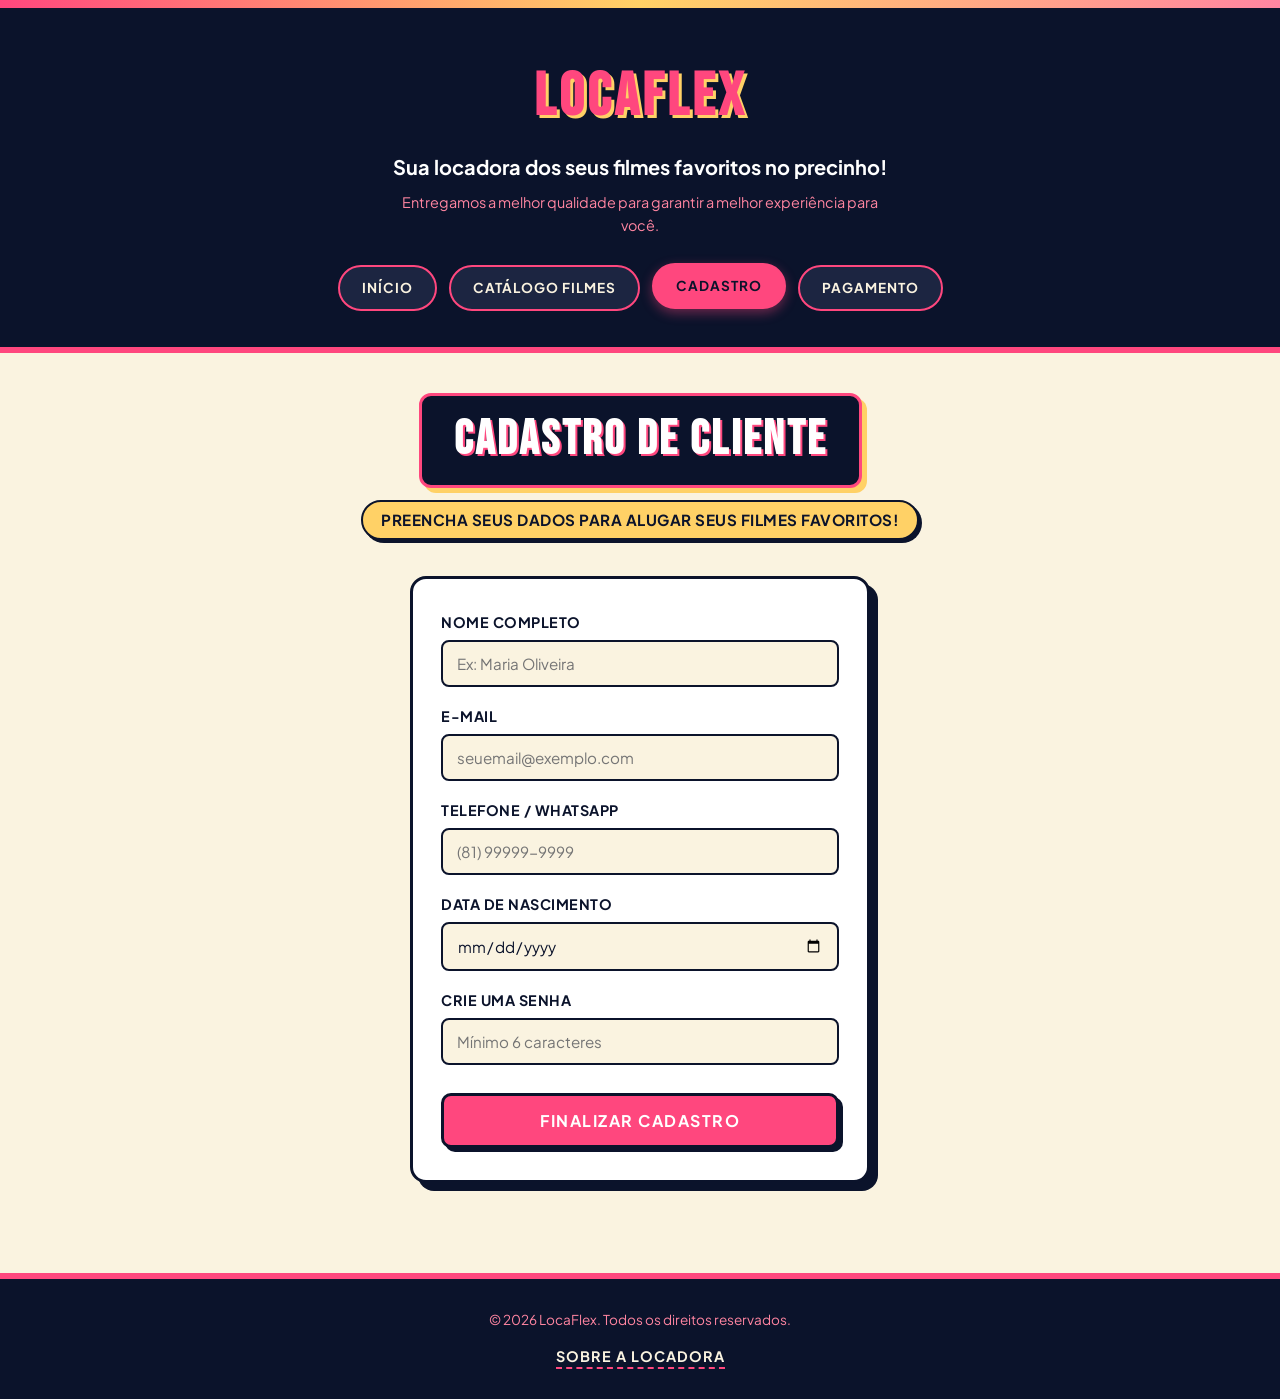
<file: estruturalocadora/cadastrocliente.html>
<!DOCTYPE html>
<html lang="pt-br">
<head>
    <meta charset="UTF-8">
    <meta name="viewport" content="width=device-width, initial-scale=1.0">
    <title>Cadastro de Cliente - LocaFlex</title>
    <link rel="stylesheet" href="indexStyle.css">
</head>
<body>
    <header>
        <h1>LocaFlex</h1>
        <h1>Sua locadora dos seus filmes favoritos no precinho!</h1>
        <h6>Entregamos a melhor qualidade para garantir a melhor experiência para você.</h6>
    
        <nav>
            <a href="index.html">Início</a>
            <a href="catalogo.html">Catálogo Filmes</a>
            <a href="cadastrocliente.html" class="ativo">Cadastro</a>
            <a href="simuladorpagamentos.html">Pagamento</a>
        </nav>    
    </header>

    <main>
        <h2>Cadastro de Cliente</h2>
        <h4>Preencha seus dados para alugar seus filmes favoritos!</h4>

        <form class="form-cadastro" action="#" method="post">
            <div class="campo">
                <label for="nome">Nome Completo</label>
                <input type="text" id="nome" name="nome" placeholder="Ex: Maria Oliveira" required>
            </div>

            <div class="campo">
                <label for="email">E-mail</label>
                <input type="email" id="email" name="email" placeholder="seuemail@exemplo.com" required>
            </div>

            <div class="campo">
                <label for="telefone">Telefone / WhatsApp</label>
                <input type="tel" id="telefone" name="telefone" placeholder="(81) 99999-9999" required>
            </div>

            <div class="campo">
                <label for="nascimento">Data de Nascimento</label>
                <input type="date" id="nascimento" name="nascimento" required>
            </div>

            <div class="campo">
                <label for="senha">Crie uma Senha</label>
                <input type="password" id="senha" name="senha" placeholder="Mínimo 6 caracteres" required>
            </div>

            <button type="submit" class="btn-cadastrar">Finalizar Cadastro</button>
            <script>
                document.querySelector('.form-cadastro').addEventListener('submit', function(e) {
                    e.preventDefault();
                    alert("Cadastro realizado com sucesso! Agora você pode alugar seus filmes favoritos.");
                    this.reset();
                });
            </script>
        </form>
    </main>

    <footer>
        <p>&copy; 2026 LocaFlex. Todos os direitos reservados.</p>
        <nav>
            <a href="sobre.html">Sobre a Locadora</a>
        </nav>
    </footer>
</body>
</html>
</file>
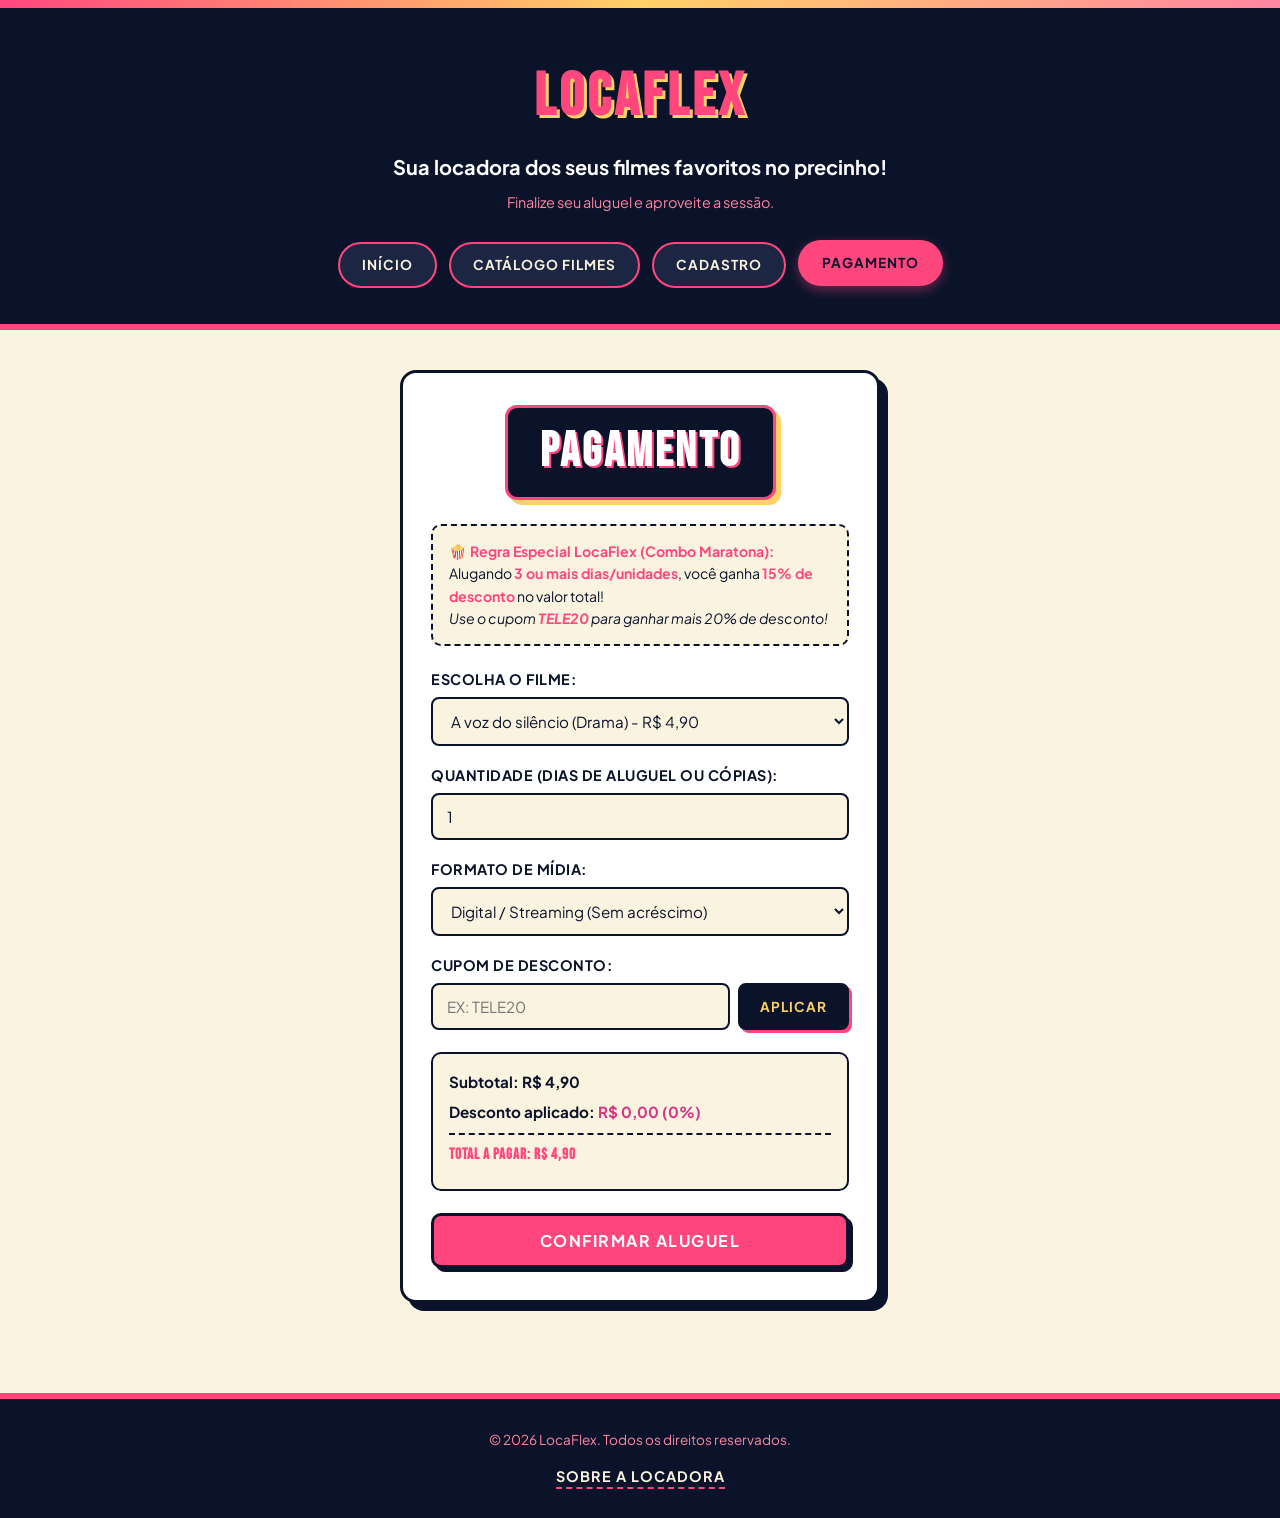
<file: estruturalocadora/simuladorpagamentos.html>
<!DOCTYPE html>
<html lang="pt-br">
<head>
    <meta charset="UTF-8">
    <meta name="viewport" content="width=device-width, initial-scale=1.0">
    <title>Pagamento - LocaFlex</title>
    <link rel="stylesheet" href="simuladorpagamentoStyle.css">
</head>
<body>
    <header>
        <h1>LocaFlex</h1>
        <h1>Sua locadora dos seus filmes favoritos no precinho!</h1>
        <h6>Finalize seu aluguel e aproveite a sessão.</h6>
    
        <nav>
            <a href="index.html">Início</a>
            <a href="catalogo.html">Catálogo Filmes</a>
            <a href="cadastrocliente.html">Cadastro</a>
            <a href="simuladorpagamentos.html" class="ativo">Pagamento</a>
        </nav>    
    </header>

    <main>
        <div class="caixa-pagamento">
            <h2>Pagamento</h2>

            <div class="regra-especial">
                <strong>🍿 Regra Especial LocaFlex (Combo Maratona):</strong><br>
                Alugando <strong>3 ou mais dias/unidades</strong>, você ganha <strong>15% de desconto</strong> no valor total!<br>
                <em>Use o cupom <strong>TELE20</strong> para ganhar mais 20% de desconto!</em>
            </div>

            <div class="campo-form">
                <label for="filme">Escolha o Filme:</label>
                <select id="filme" onchange="calcularTotal()">
                    <option value="voz-do-silencio" data-preco="4.90" data-categoria="drama">A voz do silêncio (Drama) - R$ 4,90</option>
                    <option value="jovens-bruxas" data-preco="4.90" data-categoria="terror">Jovens Bruxas (Terror) - R$ 4,90</option>
                    <option value="festa-no-ceu" data-preco="4.90" data-categoria="animacao">Festa no céu (Animação) - R$ 4,90</option>
                    <option value="edward-maos-de-tesoura" data-preco="4.90" data-categoria="classico">Edward mãos de tesoura (Clássico) - R$ 4,90</option>
                    <option value="coraline-e-o-mundo-secreto" data-preco="4.90" data-categoria="classico">Coraline e o mundo secreto (Fantasia) - R$ 4,90</option>
                    <option value="a-viagem-de-chihiro" data-preco="4.90" data-categoria="classico">A viagem de Chihiro (Fantasia) - R$ 4,90</option>
                    <option value="meninas-malvadas" data-preco="3.90" data-categoria="classico">Meninas malvadas (Comédia Teen) - R$ 3,90</option>
                    <option value="10-coisas-que-eu-odeio-em-voce" data-preco="3.90" data-categoria="classico">10 Coisas que eu odeio em você (Fantasia) - R$ 3,90</option>
                    <option value="interestelar" data-preco="5.90" data-categoria="classico">Interestelar (Ficção Científica) - R$ 5,90</option>
                    <option value="de-volta-para-o-futuro" data-preco="4.90" data-categoria="classico">De volta para o futuro (Ficção Científica) - R$ 4,90</option>
                </select>
            </div>

            <div class="campo-form">
                <label for="quantidade">Quantidade (dias de aluguel ou cópias):</label>
                <input type="number" id="quantidade" value="1" min="1" max="30" oninput="calcularTotal()">
            </div>

            <div class="campo-form">
                <label for="formato">Formato de Mídia:</label>
                <select id="formato" onchange="calcularTotal()">
                    <option value="0">Digital / Streaming (Sem acréscimo)</option>
                    <option value="4">DVD / Blu-ray Físico (+ R$ 4,00 taxa única)</option>
                </select>
            </div>

            <!-- NOVO CAMPO: Cupom de Desconto -->
            <div class="campo-form">
                <label for="cupom">Cupom de Desconto:</label>
                <div style="display: flex; gap: 8px;">
                    <input type="text" id="cupom" placeholder="Ex: TELE20" style="text-transform: uppercase;">
                    <button type="button" onclick="calcularTotal()" class="btn-aplicar-cupom">Aplicar</button>
                </div>
                <small id="mensagemCupom" style="margin-top: 5px; font-weight: bold;"></small>
            </div>

            <div class="resumo-valor">
                <p>Subtotal: <span id="subtotal">R$ 4,90</span></p>
                <p>Desconto aplicado: <span id="desconto" style="color: #d63384;">R$ 0,00 (0%)</span></p>
                <p class="total-destaque">Total a Pagar: <span id="total">R$ 4,90</span></p>
            </div>

            <button class="btn-calcular" onclick="finalizarAluguel()">Confirmar Aluguel</button>
        </div>
    </main>

    <footer>
        <p>&copy; 2026 LocaFlex. Todos os direitos reservados.</p>
        <nav>
            <a href="sobre.html">Sobre a Locadora</a>
        </nav>
    </footer>

    <script>
        // Pega o filme escolhido na URL quando o usuário clica em "Alugar"
        window.onload = function() {
            const params = new URLSearchParams(window.location.search);
            const filmeSelecionado = params.get('filme');
            if (filmeSelecionado) {
                const select = document.getElementById('filme');
                select.value = filmeSelecionado;
            }
            calcularTotal();
        };

        function calcularTotal() {
            const selectFilme = document.getElementById('filme');
            const opcaoSelecionada = selectFilme.options[selectFilme.selectedIndex];
            
            const precoUnitario = parseFloat(opcaoSelecionada.getAttribute('data-preco'));
            const quantidade = parseInt(document.getElementById('quantidade').value) || 1;
            const taxaMidia = parseFloat(document.getElementById('formato').value);

            // Cálculo base
            let subtotal = (precoUnitario * quantidade) + taxaMidia;
            let percentualDesconto = 0;

            // Regra especial: 3 ou mais unidades dão 15% de desconto
            if (quantidade >= 3) {
                percentualDesconto += 0.15;
            }

            // Regra do Cupom TELE20: Adiciona mais 20% de desconto
            const codigoCupom = document.getElementById('cupom').value.trim().toUpperCase();
            const msgCupom = document.getElementById('mensagemCupom');

            if (codigoCupom === "TELE20") {
                percentualDesconto += 0.20;
                msgCupom.style.color = "#00a859";
                msgCupom.innerText = "✓ Cupom TELE20 aplicado com sucesso! (+20% off)";
            } else if (codigoCupom !== "") {
                msgCupom.style.color = "#ff477e";
                msgCupom.innerText = "✕ Cupom inválido.";
            } else {
                msgCupom.innerText = "";
            }

            let valorDesconto = subtotal * percentualDesconto;
            let totalFinal = subtotal - valorDesconto;

            // Garante que o total não fique negativo
            if (totalFinal < 0) totalFinal = 0;

            // Atualiza os textos na tela formatados em Real (R$)
            document.getElementById('subtotal').innerText = subtotal.toLocaleString('pt-BR', { style: 'currency', currency: 'BRL' });
            document.getElementById('desconto').innerText = `${valorDesconto.toLocaleString('pt-BR', { style: 'currency', currency: 'BRL' })} (${(percentualDesconto * 100).toFixed(0)}%)`;
            document.getElementById('total').innerText = totalFinal.toLocaleString('pt-BR', { style: 'currency', currency: 'BRL' });
        }

        function finalizarAluguel() {
            const selectFilme = document.getElementById('filme');
            const nomeFilme = selectFilme.options[selectFilme.selectedIndex].text.split(' - ')[0];
            const total = document.getElementById('total').innerText;

            alert(`Aluguel confirmado com sucesso!\n\nFilme: ${nomeFilme}\nValor Total: ${total}\n\nBom filme!`);
        }
    </script>
</body>
</html>
</file>
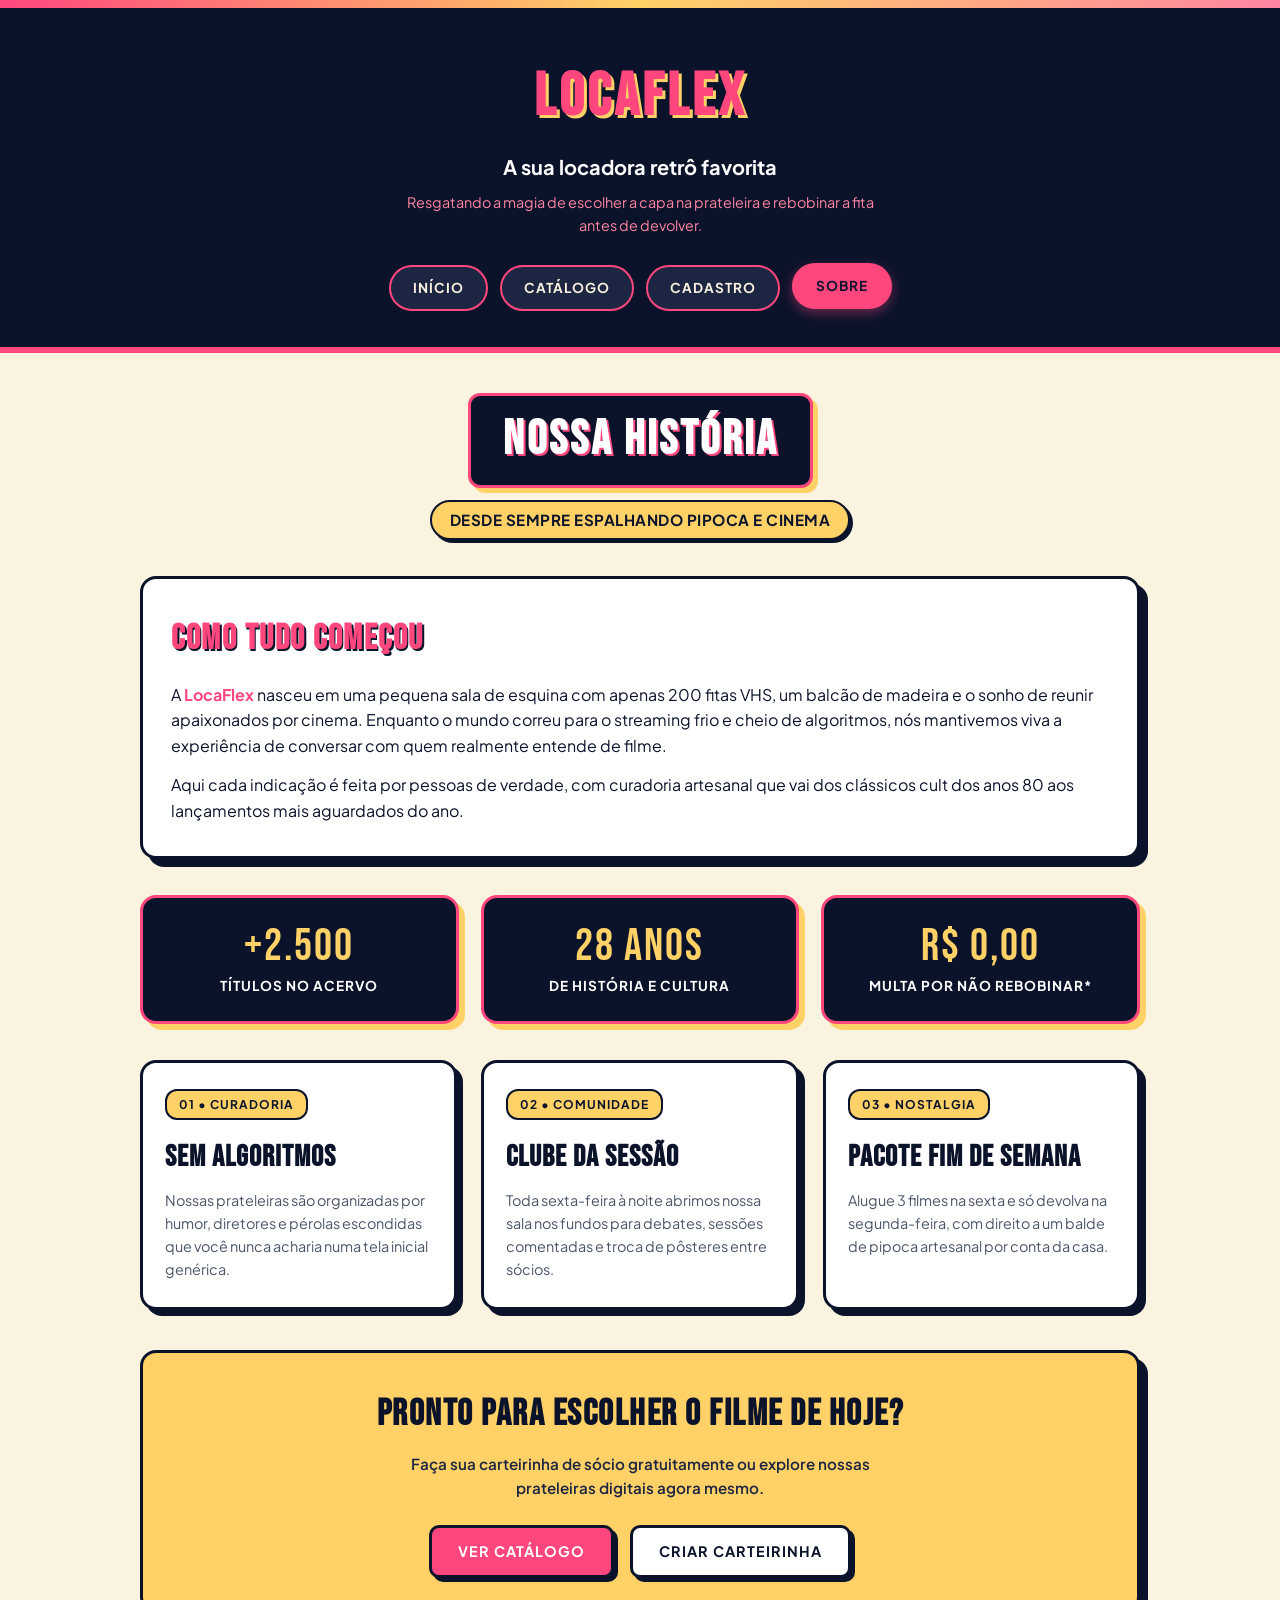
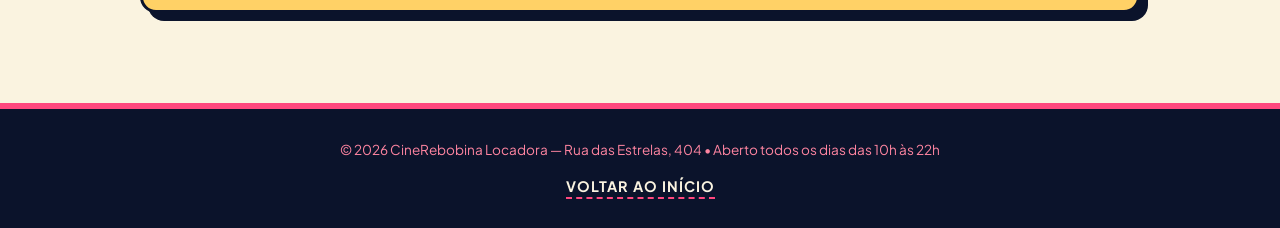
<file: estruturalocadora/sobre.html>
<!DOCTYPE html>
<html lang="pt-BR">
<head>
    <meta charset="UTF-8">
    <meta name="viewport" content="width=device-width, initial-scale=1.0">
    <title>Sobre Nós | CineRebobina Locadora</title>
    <link rel="stylesheet" href="sobreStyle.css">
</head>
<body>

    <header>
        <h1>LocaFlex</h1>
        <h1>A sua locadora retrô favorita</h1>
        <h6>Resgatando a magia de escolher a capa na prateleira e rebobinar a fita antes de devolver.</h6>
        <nav>
            <a href="index.html">Início</a>
            <a href="catalogo.html">Catálogo</a>
            <a href="cadastro.html">Cadastro</a>
            <a href="sobre.html" class="ativo">Sobre</a>
        </nav>
    </header>

    <main>
        <h2>NOSSA HISTÓRIA</h2>
        <h4>Desde sempre espalhando pipoca e cinema</h4>

        <section class="sobre-container">
            <article class="card-historia">
                <h3>Como tudo começou</h3>
                <p>A <strong>LocaFlex</strong> nasceu em uma pequena sala de esquina com apenas 200 fitas VHS, um balcão de madeira e o sonho de reunir apaixonados por cinema. Enquanto o mundo correu para o streaming frio e cheio de algoritmos, nós mantivemos viva a experiência de conversar com quem realmente entende de filme.</p>
                <p>Aqui cada indicação é feita por pessoas de verdade, com curadoria artesanal que vai dos clássicos cult dos anos 80 aos lançamentos mais aguardados do ano.</p>
            </article>

            <div class="sobre-destaques">
                <div class="card-numero">
                    <span class="numero">+2.500</span>
                    <span class="legenda">Títulos no Acervo</span>
                </div>
                <div class="card-numero">
                    <span class="numero">28 ANOS</span>
                    <span class="legenda">De História e Cultura</span>
                </div>
                <div class="card-numero">
                    <span class="numero">R$ 0,00</span>
                    <span class="legenda">Multa por não rebobinar*</span>
                </div>
            </div>

            <div class="grid-pilares">
                <div class="card-pilar">
                    <span class="tag-pilar">01 • Curadoria</span>
                    <h3>Sem Algoritmos</h3>
                    <p>Nossas prateleiras são organizadas por humor, diretores e pérolas escondidas que você nunca acharia numa tela inicial genérica.</p>
                </div>

                <div class="card-pilar">
                    <span class="tag-pilar">02 • Comunidade</span>
                    <h3>Clube da Sessão</h3>
                    <p>Toda sexta-feira à noite abrimos nossa sala nos fundos para debates, sessões comentadas e troca de pôsteres entre sócios.</p>
                </div>

                <div class="card-pilar">
                    <span class="tag-pilar">03 • Nostalgia</span>
                    <h3>Pacote Fim de Semana</h3>
                    <p>Alugue 3 filmes na sexta e só devolva na segunda-feira, com direito a um balde de pipoca artesanal por conta da casa.</p>
                </div>
            </div>

            <div class="box-cta-sobre">
                <h3>Pronto para escolher o filme de hoje?</h3>
                <p>Faça sua carteirinha de sócio gratuitamente ou explore nossas prateleiras digitais agora mesmo.</p>
                <div class="botoes-sobre">
                    <a href="catalogo.html" class="btn-link-primario">Ver Catálogo</a>
                    <a href="cadastrocliente.html" class="btn-link-secundario">Criar Carteirinha</a>
                </div>
            </div>
        </section>
    </main>

    <footer>
        <p>© 2026 CineRebobina Locadora — Rua das Estrelas, 404 • Aberto todos os dias das 10h às 22h</p>
        <nav>
            <a href="index.html">Voltar ao Início</a>
        </nav>
    </footer>

</body>
</html>
</file>
<file: estruturalocadora/indexStyle.css>
@import url('https://fonts.googleapis.com/css2?family=Bebas+Neue&family=Plus+Jakarta+Sans:wght@400;600;700&display=swap');

:root {
    --marinho: #0b132b;
    --marinho-medio: #1c2541;
    --rosa: #ff477e;
    --rosa-suave: #ff85a1;
    --creme: #faf3e0;
    --branco: #ffffff;
    --dourado: #ffd166;
}

* {
    margin: 0;
    padding: 0;
    box-sizing: border-box;
}

html, body {
    height: 100%;
}

body {
    background-color: var(--creme);
    color: var(--marinho);
    font-family: 'Plus Jakarta Sans', sans-serif;
    line-height: 1.6;
    display: flex;
    flex-direction: column;
}

/* --- CABEÇALHO --- */
header {
    background-color: var(--marinho);
    color: var(--creme);
    text-align: center;
    padding: 48px 20px 36px;
    border-bottom: 6px solid var(--rosa);
    position: relative;
    margin-bottom: 40px;
}

header::before {
    content: "";
    display: block;
    height: 8px;
    width: 100%;
    background: linear-gradient(90deg, var(--rosa) 0%, var(--dourado) 50%, var(--rosa-suave) 100%);
    position: absolute;
    top: 0;
    left: 0;
}

header h1:first-of-type {
    font-family: 'Bebas Neue', sans-serif;
    font-size: 3.8rem;
    letter-spacing: 4px;
    color: var(--rosa);
    text-shadow: 3px 3px 0px var(--dourado);
    margin-bottom: 6px;
}

header h1:nth-of-type(2) {
    font-size: 1.25rem;
    font-weight: 700;
    color: var(--branco);
    margin-bottom: 8px;
}

header h6 {
    font-size: 0.9rem;
    font-weight: 400;
    color: var(--rosa-suave);
    max-width: 500px;
    margin: 0 auto 28px;
}

header nav {
    display: flex;
    justify-content: center;
    flex-wrap: wrap;
    gap: 12px;
}

header nav a {
    text-decoration: none;
    background-color: var(--marinho-medio);
    color: var(--creme);
    font-weight: 700;
    font-size: 0.85rem;
    text-transform: uppercase;
    letter-spacing: 1px;
    padding: 10px 22px;
    border: 2px solid var(--rosa);
    border-radius: 50px;
    transition: all 0.2s ease;
}

header nav a:hover,
header nav a.ativo {
    background-color: var(--rosa);
    color: var(--marinho);
    transform: translateY(-2px);
    box-shadow: 0 4px 12px rgba(255, 71, 126, 0.4);
}

/* --- CONTEÚDO PRINCIPAL --- */
main {
    flex: 1;
    padding: 0 20px;
}

/* --- TÍTULO EM DESTAQUE --- */
h2 {
    font-family: 'Bebas Neue', sans-serif;
    font-size: 3rem;
    letter-spacing: 3px;
    text-align: center;
    color: var(--branco);
    background-color: var(--marinho);
    width: fit-content;
    margin: 0 auto 12px auto;
    padding: 6px 32px;
    border: 3px solid var(--rosa);
    border-radius: 12px;
    box-shadow: 5px 5px 0px var(--dourado);
    text-shadow: 2px 2px 0px var(--rosa);
}

h4 {
    text-align: center;
    font-size: 0.95rem;
    font-weight: 700;
    color: var(--marinho);
    background-color: var(--dourado);
    width: fit-content;
    margin: 0 auto 36px auto;
    padding: 6px 18px;
    border: 2px solid var(--marinho);
    border-radius: 20px;
    box-shadow: 3px 3px 0px var(--marinho);
    text-transform: uppercase;
    letter-spacing: 0.5px;
}

/* --- CARDS DOS FILMES (HOME) --- */
.Filmes {
    background-color: var(--branco);
    border: 3px solid var(--marinho);
    border-radius: 16px;
    padding: 28px 24px;
    text-align: center;
    box-shadow: 8px 8px 0px var(--marinho);
    max-width: 420px;
    margin: 0 auto 32px auto;
    transition: transform 0.2s ease, box-shadow 0.2s ease;
}

.Filmes:hover {
    transform: translate(-3px, -3px);
    box-shadow: 11px 11px 0px var(--rosa);
}

.Filmes h3 {
    font-family: 'Bebas Neue', sans-serif;
    font-size: 2rem;
    letter-spacing: 1.5px;
    color: var(--marinho);
    margin-bottom: 8px;
}

.Filmes p {
    font-size: 0.9rem;
    color: #4a5568;
    margin-bottom: 20px;
}

/* --- CLASSIFICAÇÃO INDICATIVA --- */
.badge-idade {
    display: inline-block;
    font-weight: 700;
    font-size: 0.75rem;
    padding: 3px 10px;
    border-radius: 4px;
    color: #fff;
    margin-left: 6px;
    letter-spacing: 1px;
    text-transform: uppercase;
    vertical-align: middle;
}

.idade-livre { background-color: #00a859; }
.idade-10 { background-color: #0088cc; }
.idade-12 { background-color: #ffaa00; }
.idade-14 { background-color: #ff6600; }

.Filmes img {
    display: block;
    width: 150px;
    height: 200px;
    object-fit: cover;
    margin: 0 auto 22px auto;
    border-radius: 8px;
    border: 3px solid var(--marinho);
    box-shadow: 5px 5px 0px var(--dourado);
}

/* --- BOTÕES DE ALUGAR --- */
.Filmes nav button,
.card-catalogo button {
    width: 100%;
    max-width: 220px;
    background-color: var(--rosa);
    color: var(--branco);
    font-family: 'Plus Jakarta Sans', sans-serif;
    font-size: 0.95rem;
    font-weight: 700;
    text-transform: uppercase;
    letter-spacing: 1px;
    padding: 12px 18px;
    border: 3px solid var(--marinho);
    border-radius: 10px;
    cursor: pointer;
    box-shadow: 4px 4px 0px var(--marinho);
    transition: all 0.15s ease;
}

.Filmes nav button:hover,
.card-catalogo button:hover {
    background-color: var(--marinho);
    color: var(--dourado);
    box-shadow: 4px 4px 0px var(--rosa);
}

.Filmes nav button:active,
.card-catalogo button:active {
    transform: translate(2px, 2px);
    box-shadow: 1px 1px 0px var(--marinho);
}

/* --- CATÁLOGO (50 FILMES) --- */
.controles-catalogo {
    max-width: 900px;
    margin: 0 auto 36px auto;
    text-align: center;
}

#buscaFilme {
    width: 100%;
    max-width: 480px;
    padding: 14px 20px;
    font-family: 'Plus Jakarta Sans', sans-serif;
    font-size: 1rem;
    color: var(--marinho);
    background-color: var(--branco);
    border: 3px solid var(--marinho);
    border-radius: 50px;
    box-shadow: 4px 4px 0px var(--rosa);
    margin-bottom: 20px;
    outline: none;
}

#buscaFilme:focus {
    box-shadow: 4px 4px 0px var(--dourado);
}

.filtros-genero {
    display: flex;
    justify-content: center;
    flex-wrap: wrap;
    gap: 10px;
}

.btn-filtro {
    background-color: var(--branco);
    color: var(--marinho);
    font-family: 'Plus Jakarta Sans', sans-serif;
    font-weight: 700;
    font-size: 0.85rem;
    padding: 8px 16px;
    border: 2px solid var(--marinho);
    border-radius: 20px;
    cursor: pointer;
    transition: all 0.15s ease;
}

.btn-filtro:hover,
.btn-filtro.ativo {
    background-color: var(--marinho);
    color: var(--dourado);
    border-color: var(--rosa);
}

.lista-catalogo {
    max-width: 1100px;
    margin: 0 auto 40px auto;
    display: grid;
    grid-template-columns: repeat(auto-fill, minmax(260px, 1fr));
    gap: 28px;
}

.card-catalogo {
    background-color: var(--branco);
    border: 3px solid var(--marinho);
    border-radius: 16px;
    padding: 22px 18px;
    text-align: center;
    box-shadow: 6px 6px 0px var(--marinho);
    display: flex;
    flex-direction: column;
    justify-content: space-between;
    align-items: center;
    transition: transform 0.2s ease, box-shadow 0.2s ease;
}

.card-catalogo:hover {
    transform: translate(-3px, -3px);
    box-shadow: 9px 9px 0px var(--rosa);
}

/* Capas Estilo Fita VHS Retrô */
.capa-vhs {
    width: 150px;
    height: 200px;
    border: 3px solid var(--marinho);
    border-radius: 8px;
    box-shadow: 5px 5px 0px var(--dourado);
    margin-bottom: 16px;
    padding: 12px;
    display: flex;
    flex-direction: column;
    justify-content: space-between;
    color: var(--branco);
    position: relative;
    overflow: hidden;
}

.capa-vhs span {
    font-size: 0.7rem;
    font-weight: 700;
    background-color: rgba(0, 0, 0, 0.45);
    padding: 2px 8px;
    border-radius: 4px;
    align-self: flex-start;
    letter-spacing: 1px;
}

.capa-vhs strong {
    font-family: 'Bebas Neue', sans-serif;
    font-size: 1.45rem;
    letter-spacing: 1px;
    line-height: 1.15;
    text-shadow: 2px 2px 0px var(--marinho);
}

.capa-vhs small {
    font-size: 0.75rem;
    font-weight: 700;
    background-color: var(--dourado);
    color: var(--marinho);
    padding: 2px 8px;
    border-radius: 4px;
    align-self: flex-end;
}

.vhs-animacao { background: linear-gradient(135deg, #ff477e 0%, #ff9a5a 100%); }
.vhs-drama    { background: linear-gradient(135deg, #0b132b 0%, #3a506b 100%); }
.vhs-comedia  { background: linear-gradient(135deg, #f72585 0%, #7209b7 100%); }
.vhs-aventura { background: linear-gradient(135deg, #1c2541 0%, #0088cc 100%); }
.vhs-suspense { background: linear-gradient(135deg, #111111 0%, #800f2f 100%); }

.tag-genero {
    font-size: 0.72rem;
    font-weight: 700;
    text-transform: uppercase;
    letter-spacing: 1px;
    color: var(--rosa);
    margin-bottom: 4px;
}

.card-catalogo h3 {
    font-family: 'Bebas Neue', sans-serif;
    font-size: 1.65rem;
    letter-spacing: 1px;
    color: var(--marinho);
    line-height: 1.2;
    margin-bottom: 8px;
}

.card-catalogo p {
    font-size: 0.85rem;
    color: #4a5568;
    margin-bottom: 18px;
}

/* --- FORMULÁRIO DE CADASTRO --- */
.form-cadastro {
    background-color: var(--branco);
    border: 3px solid var(--marinho);
    border-radius: 16px;
    padding: 32px 28px;
    max-width: 460px;
    margin: 0 auto 40px auto;
    box-shadow: 8px 8px 0px var(--marinho);
}

.campo {
    margin-bottom: 18px;
    text-align: left;
}

.campo label {
    display: block;
    font-weight: 700;
    font-size: 0.9rem;
    color: var(--marinho);
    margin-bottom: 6px;
    text-transform: uppercase;
    letter-spacing: 0.5px;
}

.campo input {
    width: 100%;
    padding: 12px 14px;
    font-family: 'Plus Jakarta Sans', sans-serif;
    font-size: 0.95rem;
    color: var(--marinho);
    background-color: var(--creme);
    border: 2px solid var(--marinho);
    border-radius: 8px;
    outline: none;
    transition: border-color 0.2s ease, box-shadow 0.2s ease;
}

.campo input:focus {
    border-color: var(--rosa);
    box-shadow: 3px 3px 0px var(--rosa);
}

.btn-cadastrar {
    width: 100%;
    margin-top: 10px;
    background-color: var(--rosa);
    color: var(--branco);
    font-family: 'Plus Jakarta Sans', sans-serif;
    font-size: 1rem;
    font-weight: 700;
    text-transform: uppercase;
    letter-spacing: 1.5px;
    padding: 14px 20px;
    border: 3px solid var(--marinho);
    border-radius: 10px;
    cursor: pointer;
    box-shadow: 4px 4px 0px var(--marinho);
    transition: all 0.15s ease;
}

.btn-cadastrar:hover {
    background-color: var(--marinho);
    color: var(--dourado);
    box-shadow: 4px 4px 0px var(--rosa);
}

/* --- RODAPÉ (FOOTER) --- */
footer {
    background-color: var(--marinho);
    color: var(--creme);
    text-align: center;
    padding: 30px 20px;
    border-top: 6px solid var(--rosa);
    margin-top: 50px;
}

footer p {
    font-size: 0.85rem;
    margin-bottom: 12px;
    color: var(--rosa-suave);
}

footer nav a {
    color: var(--creme);
    text-decoration: none;
    font-weight: 700;
    font-size: 0.9rem;
    text-transform: uppercase;
    letter-spacing: 1px;
    border-bottom: 2px dashed var(--rosa);
    padding-bottom: 2px;
    transition: color 0.2s ease;
}

footer nav a:hover {
    color: var(--dourado);
}
</file>
<file: estruturalocadora/simuladorpagamentoStyle.css>
@import url('https://fonts.googleapis.com/css2?family=Bebas+Neue&family=Plus+Jakarta+Sans:wght@400;600;700&display=swap');

:root {
    --marinho: #0b132b;
    --marinho-medio: #1c2541;
    --rosa: #ff477e;
    --rosa-suave: #ff85a1;
    --creme: #faf3e0;
    --branco: #ffffff;
    --dourado: #ffd166;
}

* {
    margin: 0;
    padding: 0;
    box-sizing: border-box;
}

html, body {
    height: 100%;
}

body {
    background-color: var(--creme);
    color: var(--marinho);
    font-family: 'Plus Jakarta Sans', sans-serif;
    line-height: 1.6;
    display: flex;
    flex-direction: column;
}

/* --- CABEÇALHO --- */
header {
    background-color: var(--marinho);
    color: var(--creme);
    text-align: center;
    padding: 48px 20px 36px;
    border-bottom: 6px solid var(--rosa);
    position: relative;
    margin-bottom: 40px;
}

header::before {
    content: "";
    display: block;
    height: 8px;
    width: 100%;
    background: linear-gradient(90deg, var(--rosa) 0%, var(--dourado) 50%, var(--rosa-suave) 100%);
    position: absolute;
    top: 0;
    left: 0;
}

header h1:first-of-type {
    font-family: 'Bebas Neue', sans-serif;
    font-size: 3.8rem;
    letter-spacing: 4px;
    color: var(--rosa);
    text-shadow: 3px 3px 0px var(--dourado);
    margin-bottom: 6px;
}

header h1:nth-of-type(2) {
    font-size: 1.25rem;
    font-weight: 700;
    color: var(--branco);
    margin-bottom: 8px;
}

header h6 {
    font-size: 0.9rem;
    font-weight: 400;
    color: var(--rosa-suave);
    max-width: 500px;
    margin: 0 auto 28px;
}

header nav {
    display: flex;
    justify-content: center;
    flex-wrap: wrap;
    gap: 12px;
}

header nav a {
    text-decoration: none;
    background-color: var(--marinho-medio);
    color: var(--creme);
    font-weight: 700;
    font-size: 0.85rem;
    text-transform: uppercase;
    letter-spacing: 1px;
    padding: 10px 22px;
    border: 2px solid var(--rosa);
    border-radius: 50px;
    transition: all 0.2s ease;
}

header nav a:hover,
header nav a.ativo {
    background-color: var(--rosa);
    color: var(--marinho);
    transform: translateY(-2px);
    box-shadow: 0 4px 12px rgba(255, 71, 126, 0.4);
}

/* --- CONTEÚDO PRINCIPAL --- */
main {
    flex: 1;
    padding: 0 20px;
}

/* --- TÍTULO EM DESTAQUE --- */
h2 {
    font-family: 'Bebas Neue', sans-serif;
    font-size: 3rem;
    letter-spacing: 3px;
    text-align: center;
    color: var(--branco);
    background-color: var(--marinho);
    width: fit-content;
    margin: 0 auto 12px auto;
    padding: 6px 32px;
    border: 3px solid var(--rosa);
    border-radius: 12px;
    box-shadow: 5px 5px 0px var(--dourado);
    text-shadow: 2px 2px 0px var(--rosa);
}

h4 {
    text-align: center;
    font-size: 0.95rem;
    font-weight: 700;
    color: var(--marinho);
    background-color: var(--dourado);
    width: fit-content;
    margin: 0 auto 36px auto;
    padding: 6px 18px;
    border: 2px solid var(--marinho);
    border-radius: 20px;
    box-shadow: 3px 3px 0px var(--marinho);
    text-transform: uppercase;
    letter-spacing: 0.5px;
}

/* --- CARDS DOS FILMES (HOME) --- */
.Filmes {
    background-color: var(--branco);
    border: 3px solid var(--marinho);
    border-radius: 16px;
    padding: 28px 24px;
    text-align: center;
    box-shadow: 8px 8px 0px var(--marinho);
    max-width: 420px;
    margin: 0 auto 32px auto;
    transition: transform 0.2s ease, box-shadow 0.2s ease;
}

.Filmes:hover {
    transform: translate(-3px, -3px);
    box-shadow: 11px 11px 0px var(--rosa);
}

.Filmes h3 {
    font-family: 'Bebas Neue', sans-serif;
    font-size: 2rem;
    letter-spacing: 1.5px;
    color: var(--marinho);
    margin-bottom: 8px;
}

.Filmes p {
    font-size: 0.9rem;
    color: #4a5568;
    margin-bottom: 20px;
}

/* --- CLASSIFICAÇÃO INDICATIVA --- */
.badge-idade {
    display: inline-block;
    font-weight: 700;
    font-size: 0.75rem;
    padding: 3px 10px;
    border-radius: 4px;
    color: #fff;
    margin-left: 6px;
    letter-spacing: 1px;
    text-transform: uppercase;
    vertical-align: middle;
}

.idade-livre { background-color: #00a859; }
.idade-10 { background-color: #0088cc; }
.idade-12 { background-color: #ffaa00; }
.idade-14 { background-color: #ff6600; }

.Filmes img {
    display: block;
    width: 150px;
    height: 200px;
    object-fit: cover;
    margin: 0 auto 22px auto;
    border-radius: 8px;
    border: 3px solid var(--marinho);
    box-shadow: 5px 5px 0px var(--dourado);
}

/* --- BOTÕES DE ALUGAR --- */
.Filmes nav button,
.card-catalogo button {
    width: 100%;
    max-width: 220px;
    background-color: var(--rosa);
    color: var(--branco);
    font-family: 'Plus Jakarta Sans', sans-serif;
    font-size: 0.95rem;
    font-weight: 700;
    text-transform: uppercase;
    letter-spacing: 1px;
    padding: 12px 18px;
    border: 3px solid var(--marinho);
    border-radius: 10px;
    cursor: pointer;
    box-shadow: 4px 4px 0px var(--marinho);
    transition: all 0.15s ease;
}

.Filmes nav button:hover,
.card-catalogo button:hover {
    background-color: var(--marinho);
    color: var(--dourado);
    box-shadow: 4px 4px 0px var(--rosa);
}

.Filmes nav button:active,
.card-catalogo button:active {
    transform: translate(2px, 2px);
    box-shadow: 1px 1px 0px var(--marinho);
}

/* --- CATÁLOGO (10 FILMES) --- */
.controles-catalogo {
    max-width: 900px;
    margin: 0 auto 36px auto;
    text-align: center;
}

#buscaFilme {
    width: 100%;
    max-width: 480px;
    padding: 14px 20px;
    font-family: 'Plus Jakarta Sans', sans-serif;
    font-size: 1rem;
    color: var(--marinho);
    background-color: var(--branco);
    border: 3px solid var(--marinho);
    border-radius: 50px;
    box-shadow: 4px 4px 0px var(--rosa);
    margin-bottom: 20px;
    outline: none;
}

#buscaFilme:focus {
    box-shadow: 4px 4px 0px var(--dourado);
}

.filtros-genero {
    display: flex;
    justify-content: center;
    flex-wrap: wrap;
    gap: 10px;
}

.btn-filtro {
    background-color: var(--branco);
    color: var(--marinho);
    font-family: 'Plus Jakarta Sans', sans-serif;
    font-weight: 700;
    font-size: 0.85rem;
    padding: 8px 16px;
    border: 2px solid var(--marinho);
    border-radius: 20px;
    cursor: pointer;
    transition: all 0.15s ease;
}

.btn-filtro:hover,
.btn-filtro.ativo {
    background-color: var(--marinho);
    color: var(--dourado);
    border-color: var(--rosa);
}

.lista-catalogo {
    max-width: 1100px;
    margin: 0 auto 40px auto;
    display: grid;
    grid-template-columns: repeat(auto-fill, minmax(260px, 1fr));
    gap: 28px;
}

.card-catalogo {
    background-color: var(--branco);
    border: 3px solid var(--marinho);
    border-radius: 16px;
    padding: 22px 18px;
    text-align: center;
    box-shadow: 6px 6px 0px var(--marinho);
    display: flex;
    flex-direction: column;
    justify-content: space-between;
    align-items: center;
    transition: transform 0.2s ease, box-shadow 0.2s ease;
}

.card-catalogo:hover {
    transform: translate(-3px, -3px);
    box-shadow: 9px 9px 0px var(--rosa);
}

/* Estilo padronizado das capas no catálogo */
.card-catalogo img {
    width: 150px;
    height: 210px;
    object-fit: cover;
    border: 3px solid var(--marinho);
    border-radius: 8px;
    box-shadow: 4px 4px 0px var(--dourado);
    margin-bottom: 16px;
}

.tag-genero {
    font-size: 0.72rem;
    font-weight: 700;
    text-transform: uppercase;
    letter-spacing: 1px;
    color: var(--rosa);
    margin-bottom: 4px;
}

.card-catalogo h3 {
    font-family: 'Bebas Neue', sans-serif;
    font-size: 1.65rem;
    letter-spacing: 1px;
    color: var(--marinho);
    line-height: 1.2;
    margin-bottom: 8px;
}

.card-catalogo p {
    font-size: 0.85rem;
    color: #4a5568;
    margin-bottom: 18px;
}

/* --- FORMULÁRIO DE CADASTRO --- */
.form-cadastro {
    background-color: var(--branco);
    border: 3px solid var(--marinho);
    border-radius: 16px;
    padding: 32px 28px;
    max-width: 460px;
    margin: 0 auto 40px auto;
    box-shadow: 8px 8px 0px var(--marinho);
}

.campo {
    margin-bottom: 18px;
    text-align: left;
}

.campo label {
    display: block;
    font-weight: 700;
    font-size: 0.9rem;
    color: var(--marinho);
    margin-bottom: 6px;
    text-transform: uppercase;
    letter-spacing: 0.5px;
}

.campo input {
    width: 100%;
    padding: 12px 14px;
    font-family: 'Plus Jakarta Sans', sans-serif;
    font-size: 0.95rem;
    color: var(--marinho);
    background-color: var(--creme);
    border: 2px solid var(--marinho);
    border-radius: 8px;
    outline: none;
    transition: border-color 0.2s ease, box-shadow 0.2s ease;
}

.campo input:focus {
    border-color: var(--rosa);
    box-shadow: 3px 3px 0px var(--rosa);
}

.btn-cadastrar {
    width: 100%;
    margin-top: 10px;
    background-color: var(--rosa);
    color: var(--branco);
    font-family: 'Plus Jakarta Sans', sans-serif;
    font-size: 1rem;
    font-weight: 700;
    text-transform: uppercase;
    letter-spacing: 1.5px;
    padding: 14px 20px;
    border: 3px solid var(--marinho);
    border-radius: 10px;
    cursor: pointer;
    box-shadow: 4px 4px 0px var(--marinho);
    transition: all 0.15s ease;
}

.btn-cadastrar:hover {
    background-color: var(--marinho);
    color: var(--dourado);
    box-shadow: 4px 4px 0px var(--rosa);
}

.btn-cadastrar:active {
    transform: translate(2px, 2px);
    box-shadow: 1px 1px 0px var(--marinho);
}

/* --- BARRA DE RESUMO DO CATÁLOGO (DINÂMICO) --- */
.barra-resumo {
    max-width: 1100px;
    margin: 0 auto 28px auto;
    display: flex;
    justify-content: space-between;
    align-items: center;
    flex-wrap: wrap;
    gap: 12px;
    background-color: var(--branco);
    border: 3px solid var(--marinho);
    border-radius: 16px;
    padding: 16px 24px;
    box-shadow: 6px 6px 0px var(--marinho);
    font-weight: 700;
    font-size: 0.95rem;
    color: var(--marinho);
}

.barra-resumo span {
    color: var(--rosa);
    font-family: 'Bebas Neue', sans-serif;
    font-size: 1.2rem;
    letter-spacing: 1px;
    vertical-align: middle;
}

/* --- SIMULADOR DE PAGAMENTOS --- */
.caixa-pagamento {
    background-color: var(--branco);
    border: 3px solid var(--marinho);
    border-radius: 16px;
    padding: 32px 28px;
    max-width: 480px;
    margin: 0 auto 40px auto;
    box-shadow: 8px 8px 0px var(--marinho);
}

.caixa-pagamento h2 {
    margin-bottom: 24px;
}

.regra-especial {
    background-color: var(--creme);
    border: 2px dashed var(--marinho);
    border-radius: 10px;
    padding: 14px 16px;
    margin-bottom: 22px;
    font-size: 0.88rem;
    color: var(--marinho);
    text-align: left;
}

.regra-especial strong {
    color: var(--rosa);
}

.campo-form {
    margin-bottom: 18px;
    text-align: left;
}

.campo-form label {
    display: block;
    font-weight: 700;
    font-size: 0.9rem;
    color: var(--marinho);
    margin-bottom: 6px;
    text-transform: uppercase;
    letter-spacing: 0.5px;
}

.campo-form select,
.campo-form input {
    width: 100%;
    padding: 12px 14px;
    font-family: 'Plus Jakarta Sans', sans-serif;
    font-size: 0.95rem;
    color: var(--marinho);
    background-color: var(--creme);
    border: 2px solid var(--marinho);
    border-radius: 8px;
    outline: none;
    transition: border-color 0.2s ease, box-shadow 0.2s ease;
}

.campo-form select:focus,
.campo-form input:focus {
    border-color: var(--rosa);
    box-shadow: 3px 3px 0px var(--rosa);
}

/* --- BOTÃO DE APLICAR CUPOM (TELE20) --- */
.btn-aplicar-cupom {
    background-color: var(--marinho);
    color: var(--dourado);
    font-family: 'Plus Jakarta Sans', sans-serif;
    font-size: 0.85rem;
    font-weight: 700;
    text-transform: uppercase;
    letter-spacing: 1px;
    padding: 0 20px;
    border: 2px solid var(--marinho);
    border-radius: 8px;
    cursor: pointer;
    box-shadow: 3px 3px 0px var(--rosa);
    transition: all 0.15s ease;
    white-space: nowrap;
}

.btn-aplicar-cupom:hover {
    background-color: var(--rosa);
    color: var(--branco);
    box-shadow: 3px 3px 0px var(--marinho);
}

.btn-aplicar-cupom:active {
    transform: translate(2px, 2px);
    box-shadow: 1px 1px 0px var(--marinho);
}

.resumo-valor {
    background-color: var(--creme);
    border: 2px solid var(--marinho);
    border-radius: 10px;
    padding: 16px;
    margin: 22px 0;
    text-align: left;
}

.resumo-valor p {
    font-size: 0.95rem;
    font-weight: 700;
    color: var(--marinho);
    margin-bottom: 6px;
}

.total-destaque {
    font-family: 'Bebas Neue', sans-serif;
    font-size: 1.75rem;
    letter-spacing: 1px;
    color: var(--rosa) !important;
    margin-top: 8px;
    padding-top: 8px;
    border-top: 2px dashed var(--marinho);
}

.btn-calcular {
    width: 100%;
    background-color: var(--rosa);
    color: var(--branco);
    font-family: 'Plus Jakarta Sans', sans-serif;
    font-size: 1rem;
    font-weight: 700;
    text-transform: uppercase;
    letter-spacing: 1.5px;
    padding: 14px 20px;
    border: 3px solid var(--marinho);
    border-radius: 10px;
    cursor: pointer;
    box-shadow: 4px 4px 0px var(--marinho);
    transition: all 0.15s ease;
}

.btn-calcular:hover {
    background-color: var(--marinho);
    color: var(--dourado);
    box-shadow: 4px 4px 0px var(--rosa);
}

.btn-calcular:active {
    transform: translate(2px, 2px);
    box-shadow: 1px 1px 0px var(--marinho);
}

/* --- RODAPÉ (FOOTER) --- */
footer {
    background-color: var(--marinho);
    color: var(--creme);
    text-align: center;
    padding: 30px 20px;
    border-top: 6px solid var(--rosa);
    margin-top: 50px;
}

footer p {
    font-size: 0.85rem;
    margin-bottom: 12px;
    color: var(--rosa-suave);
}

footer nav a {
    color: var(--creme);
    text-decoration: none;
    font-weight: 700;
    font-size: 0.9rem;
    text-transform: uppercase;
    letter-spacing: 1px;
    border-bottom: 2px dashed var(--rosa);
    padding-bottom: 2px;
    transition: color 0.2s ease;
}

footer nav a:hover {
    color: var(--dourado);
}
</file>
<file: estruturalocadora/sobreStyle.css>
@import url('https://fonts.googleapis.com/css2?family=Bebas+Neue&family=Plus+Jakarta+Sans:wght@400;600;700&display=swap');

:root {
    --marinho: #0b132b;
    --marinho-medio: #1c2541;
    --rosa: #ff477e;
    --rosa-suave: #ff85a1;
    --creme: #faf3e0;
    --branco: #ffffff;
    --dourado: #ffd166;
}

* {
    margin: 0;
    padding: 0;
    box-sizing: border-box;
}

html, body {
    height: 100%;
}

body {
    background-color: var(--creme);
    color: var(--marinho);
    font-family: 'Plus Jakarta Sans', sans-serif;
    line-height: 1.6;
    display: flex;
    flex-direction: column;
}

/* --- CABEÇALHO --- */
header {
    background-color: var(--marinho);
    color: var(--creme);
    text-align: center;
    padding: 48px 20px 36px;
    border-bottom: 6px solid var(--rosa);
    position: relative;
    margin-bottom: 40px;
}

header::before {
    content: "";
    display: block;
    height: 8px;
    width: 100%;
    background: linear-gradient(90deg, var(--rosa) 0%, var(--dourado) 50%, var(--rosa-suave) 100%);
    position: absolute;
    top: 0;
    left: 0;
}

header h1:first-of-type {
    font-family: 'Bebas Neue', sans-serif;
    font-size: 3.8rem;
    letter-spacing: 4px;
    color: var(--rosa);
    text-shadow: 3px 3px 0px var(--dourado);
    margin-bottom: 6px;
}

header h1:nth-of-type(2) {
    font-size: 1.25rem;
    font-weight: 700;
    color: var(--branco);
    margin-bottom: 8px;
}

header h6 {
    font-size: 0.9rem;
    font-weight: 400;
    color: var(--rosa-suave);
    max-width: 500px;
    margin: 0 auto 28px;
}

header nav {
    display: flex;
    justify-content: center;
    flex-wrap: wrap;
    gap: 12px;
}

header nav a {
    text-decoration: none;
    background-color: var(--marinho-medio);
    color: var(--creme);
    font-weight: 700;
    font-size: 0.85rem;
    text-transform: uppercase;
    letter-spacing: 1px;
    padding: 10px 22px;
    border: 2px solid var(--rosa);
    border-radius: 50px;
    transition: all 0.2s ease;
}

header nav a:hover,
header nav a.ativo {
    background-color: var(--rosa);
    color: var(--marinho);
    transform: translateY(-2px);
    box-shadow: 0 4px 12px rgba(255, 71, 126, 0.4);
}

/* --- CONTEÚDO PRINCIPAL --- */
main {
    flex: 1;
    padding: 0 20px;
}

/* --- TÍTULO EM DESTAQUE --- */
h2 {
    font-family: 'Bebas Neue', sans-serif;
    font-size: 3rem;
    letter-spacing: 3px;
    text-align: center;
    color: var(--branco);
    background-color: var(--marinho);
    width: fit-content;
    margin: 0 auto 12px auto;
    padding: 6px 32px;
    border: 3px solid var(--rosa);
    border-radius: 12px;
    box-shadow: 5px 5px 0px var(--dourado);
    text-shadow: 2px 2px 0px var(--rosa);
}

h4 {
    text-align: center;
    font-size: 0.95rem;
    font-weight: 700;
    color: var(--marinho);
    background-color: var(--dourado);
    width: fit-content;
    margin: 0 auto 36px auto;
    padding: 6px 18px;
    border: 2px solid var(--marinho);
    border-radius: 20px;
    box-shadow: 3px 3px 0px var(--marinho);
    text-transform: uppercase;
    letter-spacing: 0.5px;
}

/* --- PÁGINA SOBRE --- */
.sobre-container {
    max-width: 1000px;
    margin: 0 auto 40px auto;
}

/* Card principal de história */
.card-historia {
    background-color: var(--branco);
    border: 3px solid var(--marinho);
    border-radius: 16px;
    padding: 32px 28px;
    box-shadow: 8px 8px 0px var(--marinho);
    margin-bottom: 36px;
    text-align: left;
    transition: transform 0.2s ease, box-shadow 0.2s ease;
}

.card-historia:hover {
    transform: translate(-2px, -2px);
    box-shadow: 10px 10px 0px var(--rosa);
}

.card-historia h3 {
    font-family: 'Bebas Neue', sans-serif;
    font-size: 2.2rem;
    letter-spacing: 1.5px;
    color: var(--rosa);
    margin-bottom: 14px;
    text-shadow: 1.5px 1.5px 0px var(--marinho);
}

.card-historia p {
    font-size: 1rem;
    color: var(--marinho);
    margin-bottom: 14px;
}

.card-historia p:last-child {
    margin-bottom: 0;
}

.card-historia strong {
    color: var(--rosa);
    font-weight: 700;
}

/* Faixa de números / destaques */
.sobre-destaques {
    display: grid;
    grid-template-columns: repeat(auto-fit, minmax(220px, 1fr));
    gap: 22px;
    margin-bottom: 36px;
}

.card-numero {
    background-color: var(--marinho);
    color: var(--creme);
    border: 3px solid var(--rosa);
    border-radius: 16px;
    padding: 24px 18px;
    text-align: center;
    box-shadow: 6px 6px 0px var(--dourado);
    display: flex;
    flex-direction: column;
    justify-content: center;
    align-items: center;
    transition: transform 0.2s ease, box-shadow 0.2s ease;
}

.card-numero:hover {
    transform: translate(-3px, -3px);
    box-shadow: 9px 9px 0px var(--rosa);
}

.card-numero .numero {
    font-family: 'Bebas Neue', sans-serif;
    font-size: 2.8rem;
    letter-spacing: 2px;
    color: var(--dourado);
    line-height: 1.1;
    margin-bottom: 4px;
}

.card-numero .legenda {
    font-size: 0.85rem;
    font-weight: 700;
    text-transform: uppercase;
    letter-spacing: 1px;
    color: var(--branco);
}

/* Grid de pilares */
.grid-pilares {
    display: grid;
    grid-template-columns: repeat(auto-fit, minmax(260px, 1fr));
    gap: 24px;
    margin-bottom: 40px;
}

.card-pilar {
    background-color: var(--branco);
    border: 3px solid var(--marinho);
    border-radius: 16px;
    padding: 26px 22px;
    box-shadow: 6px 6px 0px var(--marinho);
    transition: transform 0.2s ease, box-shadow 0.2s ease;
}

.card-pilar:hover {
    transform: translate(-3px, -3px);
    box-shadow: 9px 9px 0px var(--rosa);
}

.tag-pilar {
    display: inline-block;
    font-size: 0.75rem;
    font-weight: 700;
    text-transform: uppercase;
    letter-spacing: 1px;
    color: var(--marinho);
    background-color: var(--dourado);
    padding: 4px 12px;
    border: 2px solid var(--marinho);
    border-radius: 12px;
    margin-bottom: 14px;
}

.card-pilar h3 {
    font-family: 'Bebas Neue', sans-serif;
    font-size: 1.85rem;
    letter-spacing: 1px;
    color: var(--marinho);
    margin-bottom: 8px;
}

.card-pilar p {
    font-size: 0.9rem;
    color: #4a5568;
}

/* Caixa de chamada final (CTA) */
.box-cta-sobre {
    background-color: var(--dourado);
    border: 3px solid var(--marinho);
    border-radius: 16px;
    padding: 32px 24px;
    text-align: center;
    box-shadow: 8px 8px 0px var(--marinho);
}

.box-cta-sobre h3 {
    font-family: 'Bebas Neue', sans-serif;
    font-size: 2.3rem;
    letter-spacing: 1.5px;
    color: var(--marinho);
    margin-bottom: 8px;
}

.box-cta-sobre p {
    font-size: 0.95rem;
    font-weight: 600;
    color: var(--marinho-medio);
    max-width: 540px;
    margin: 0 auto 24px auto;
}

.botoes-sobre {
    display: flex;
    justify-content: center;
    flex-wrap: wrap;
    gap: 16px;
}

.btn-link-primario,
.btn-link-secundario {
    text-decoration: none;
    font-family: 'Plus Jakarta Sans', sans-serif;
    font-size: 0.9rem;
    font-weight: 700;
    text-transform: uppercase;
    letter-spacing: 1px;
    padding: 12px 26px;
    border: 3px solid var(--marinho);
    border-radius: 10px;
    box-shadow: 4px 4px 0px var(--marinho);
    transition: all 0.15s ease;
}

.btn-link-primario {
    background-color: var(--rosa);
    color: var(--branco);
}

.btn-link-primario:hover {
    background-color: var(--marinho);
    color: var(--dourado);
    box-shadow: 4px 4px 0px var(--rosa);
}

.btn-link-secundario {
    background-color: var(--branco);
    color: var(--marinho);
}

.btn-link-secundario:hover {
    background-color: var(--marinho);
    color: var(--branco);
    box-shadow: 4px 4px 0px var(--rosa);
}

.btn-link-primario:active,
.btn-link-secundario:active {
    transform: translate(2px, 2px);
    box-shadow: 1px 1px 0px var(--marinho);
}

/* --- RODAPÉ (FOOTER) --- */
footer {
    background-color: var(--marinho);
    color: var(--creme);
    text-align: center;
    padding: 30px 20px;
    border-top: 6px solid var(--rosa);
    margin-top: 50px;
}

footer p {
    font-size: 0.85rem;
    margin-bottom: 12px;
    color: var(--rosa-suave);
}

footer nav a {
    color: var(--creme);
    text-decoration: none;
    font-weight: 700;
    font-size: 0.9rem;
    text-transform: uppercase;
    letter-spacing: 1px;
    border-bottom: 2px dashed var(--rosa);
    padding-bottom: 2px;
    transition: color 0.2s ease;
}

footer nav a:hover {
    color: var(--dourado);
}
</file>
